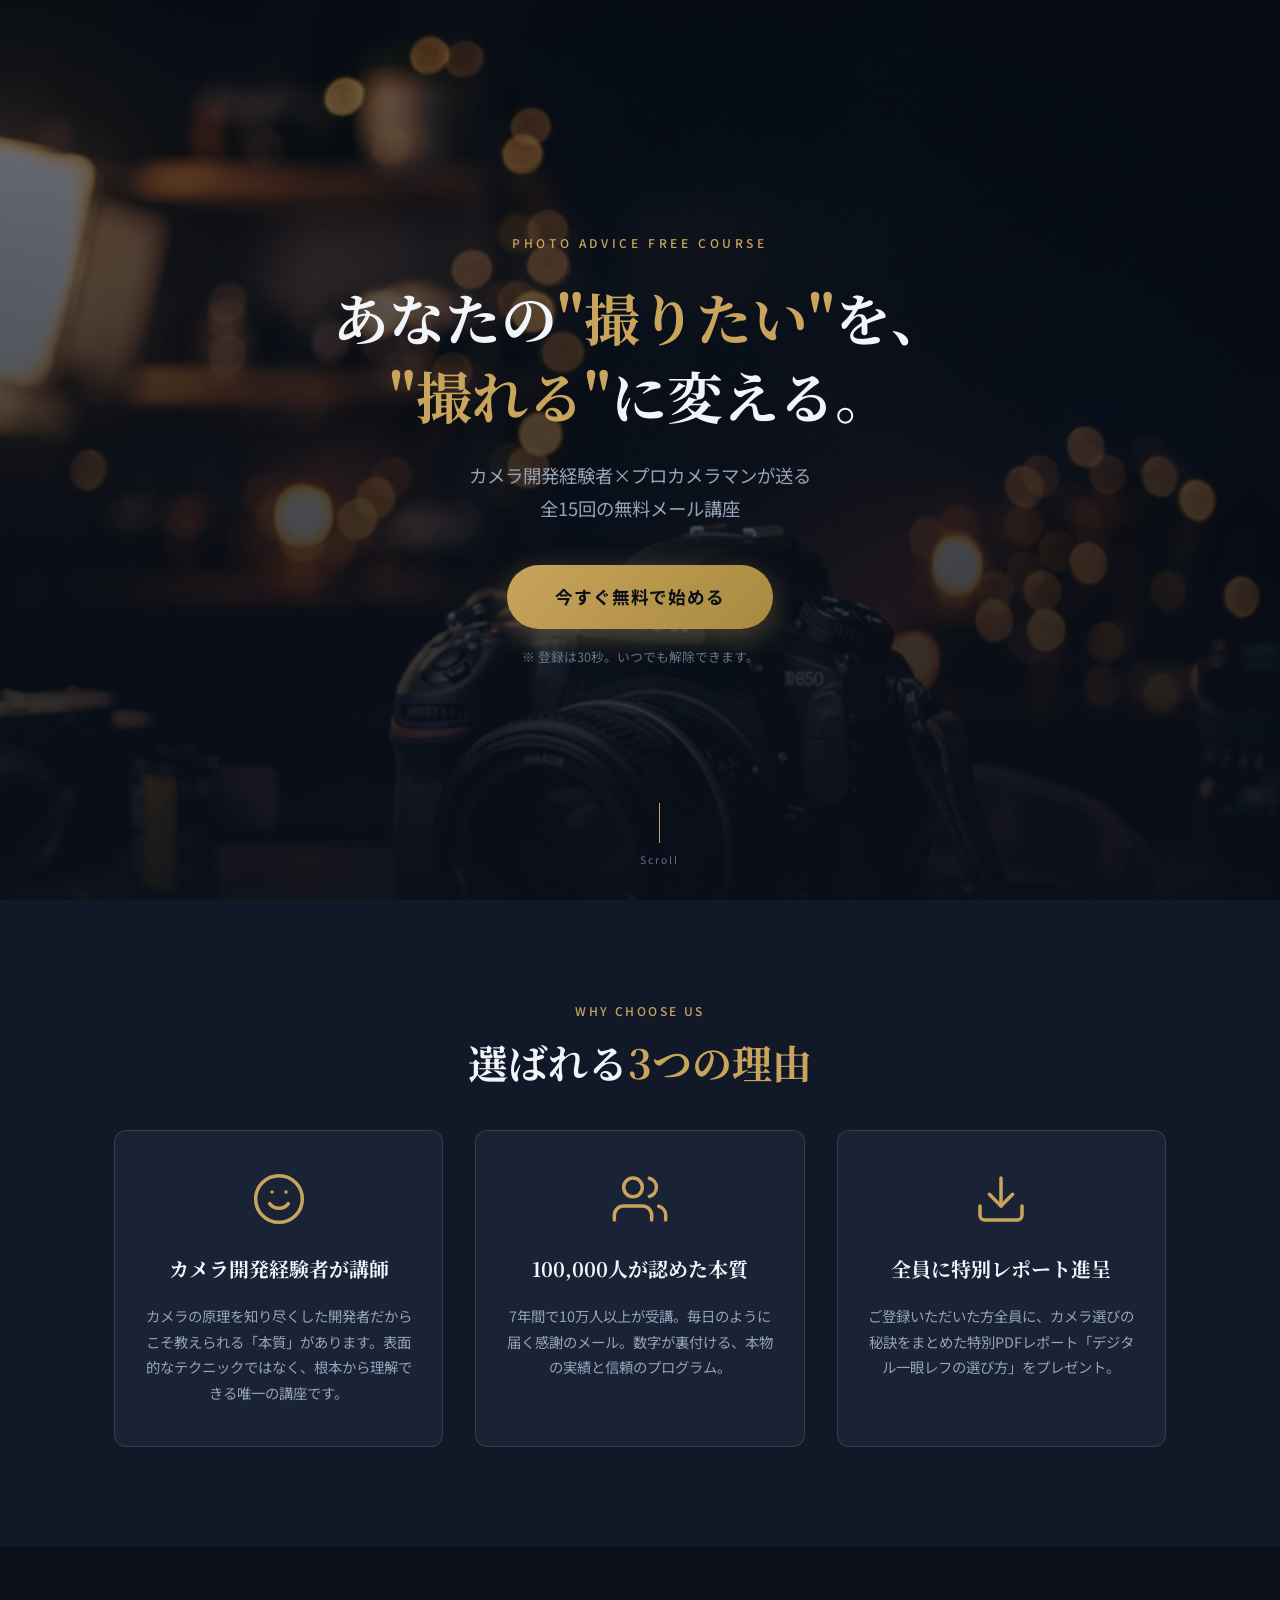
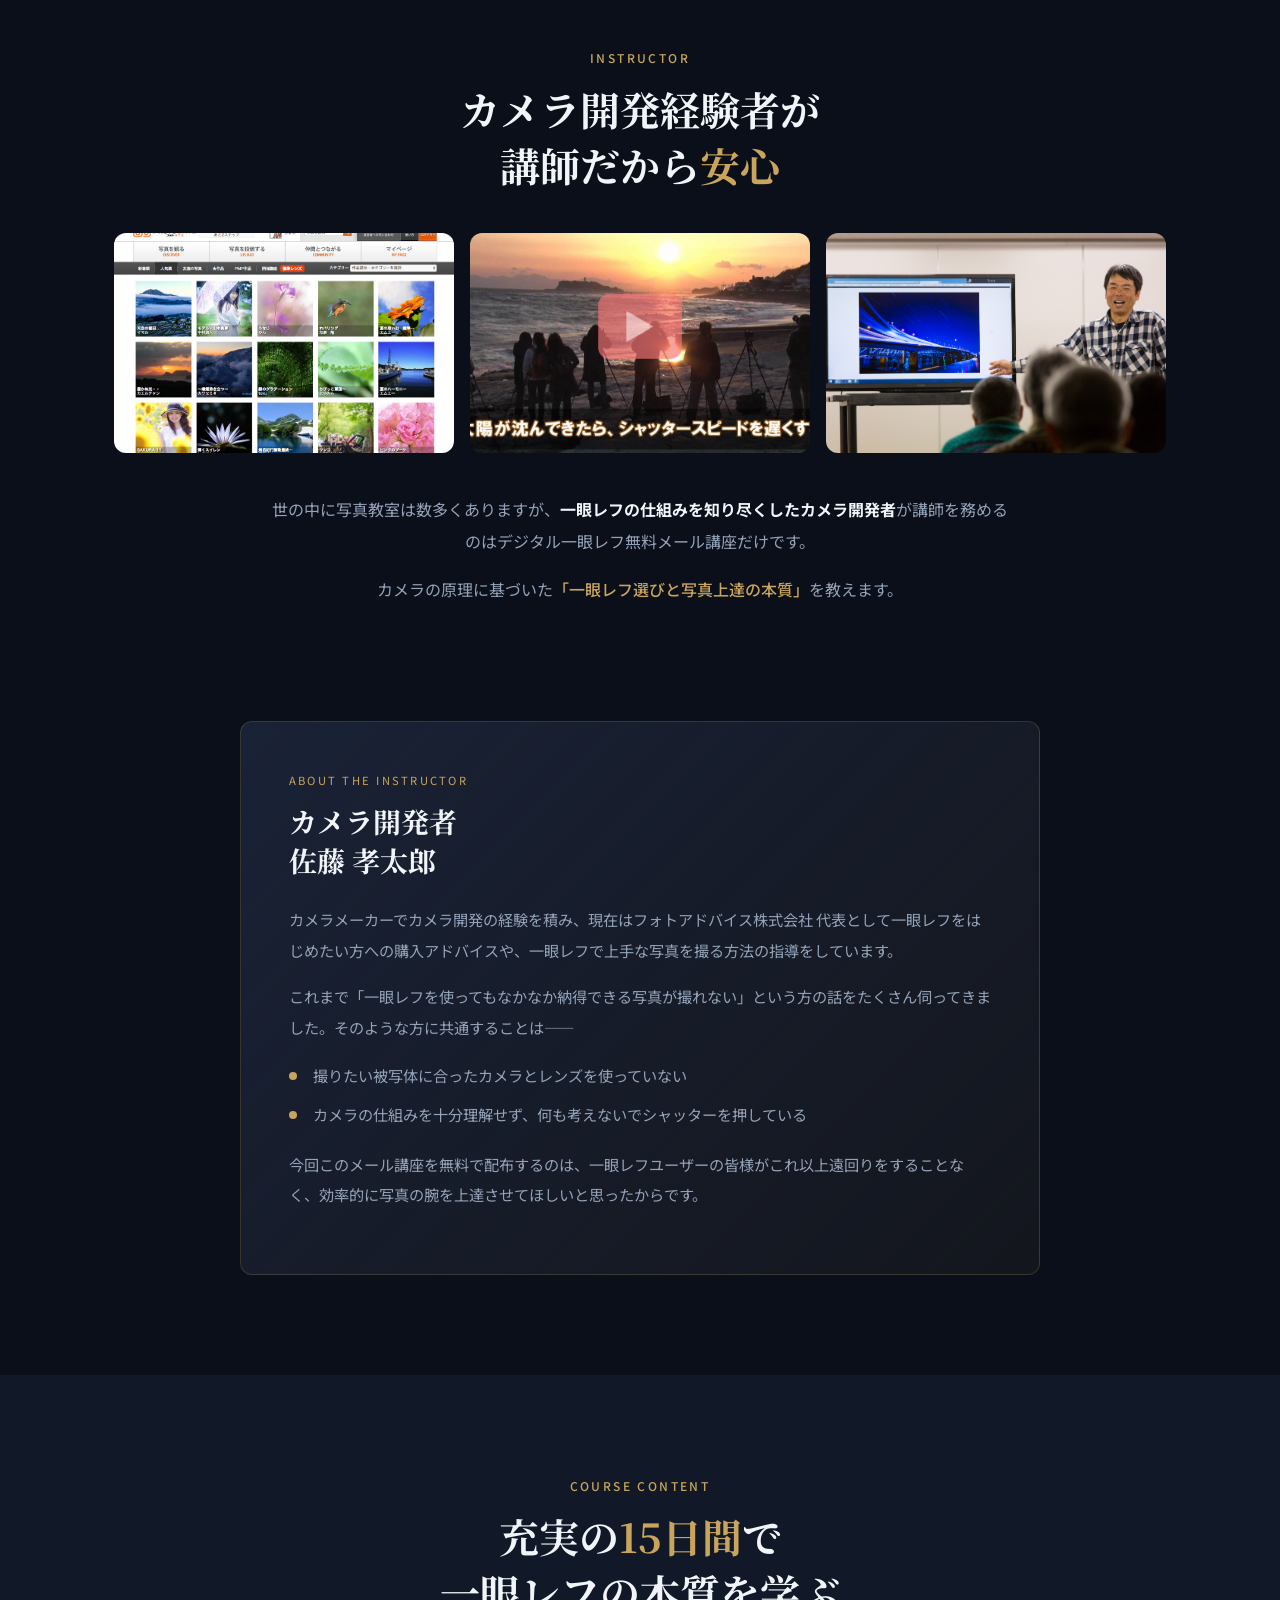
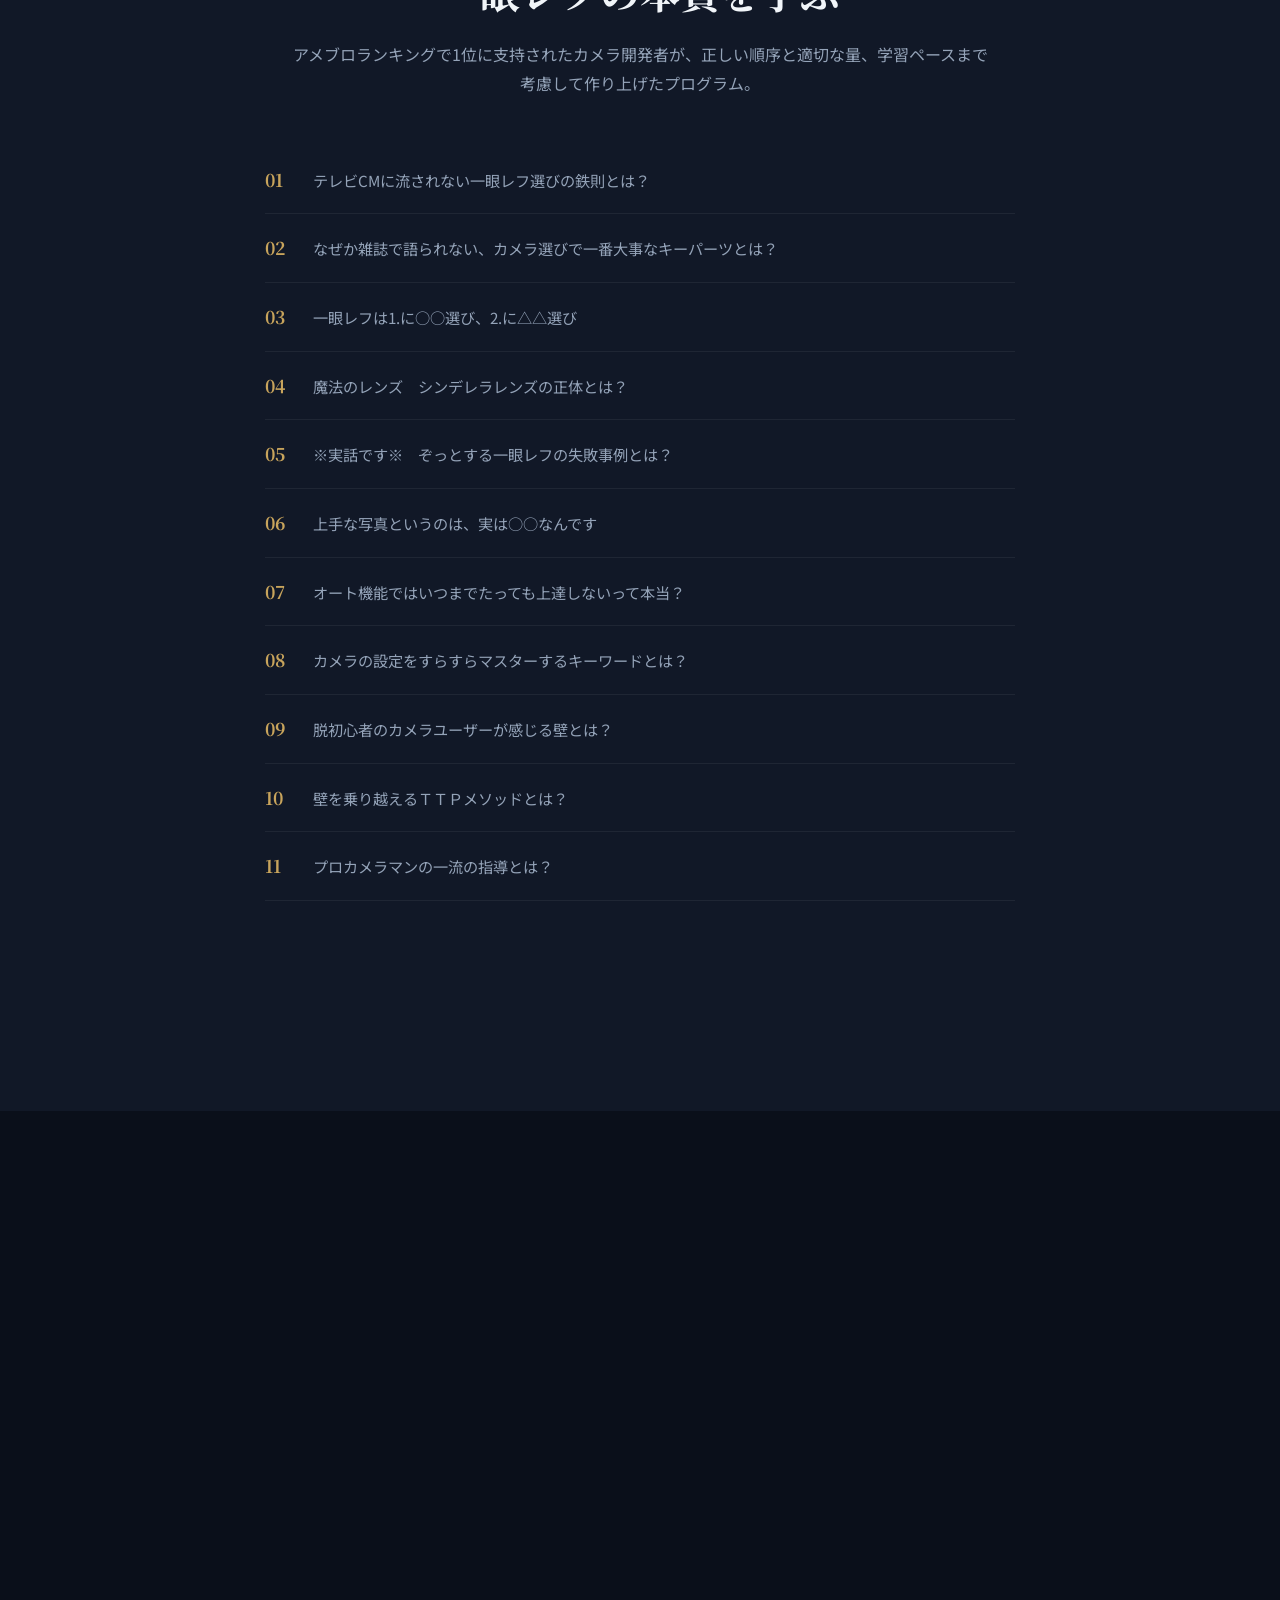
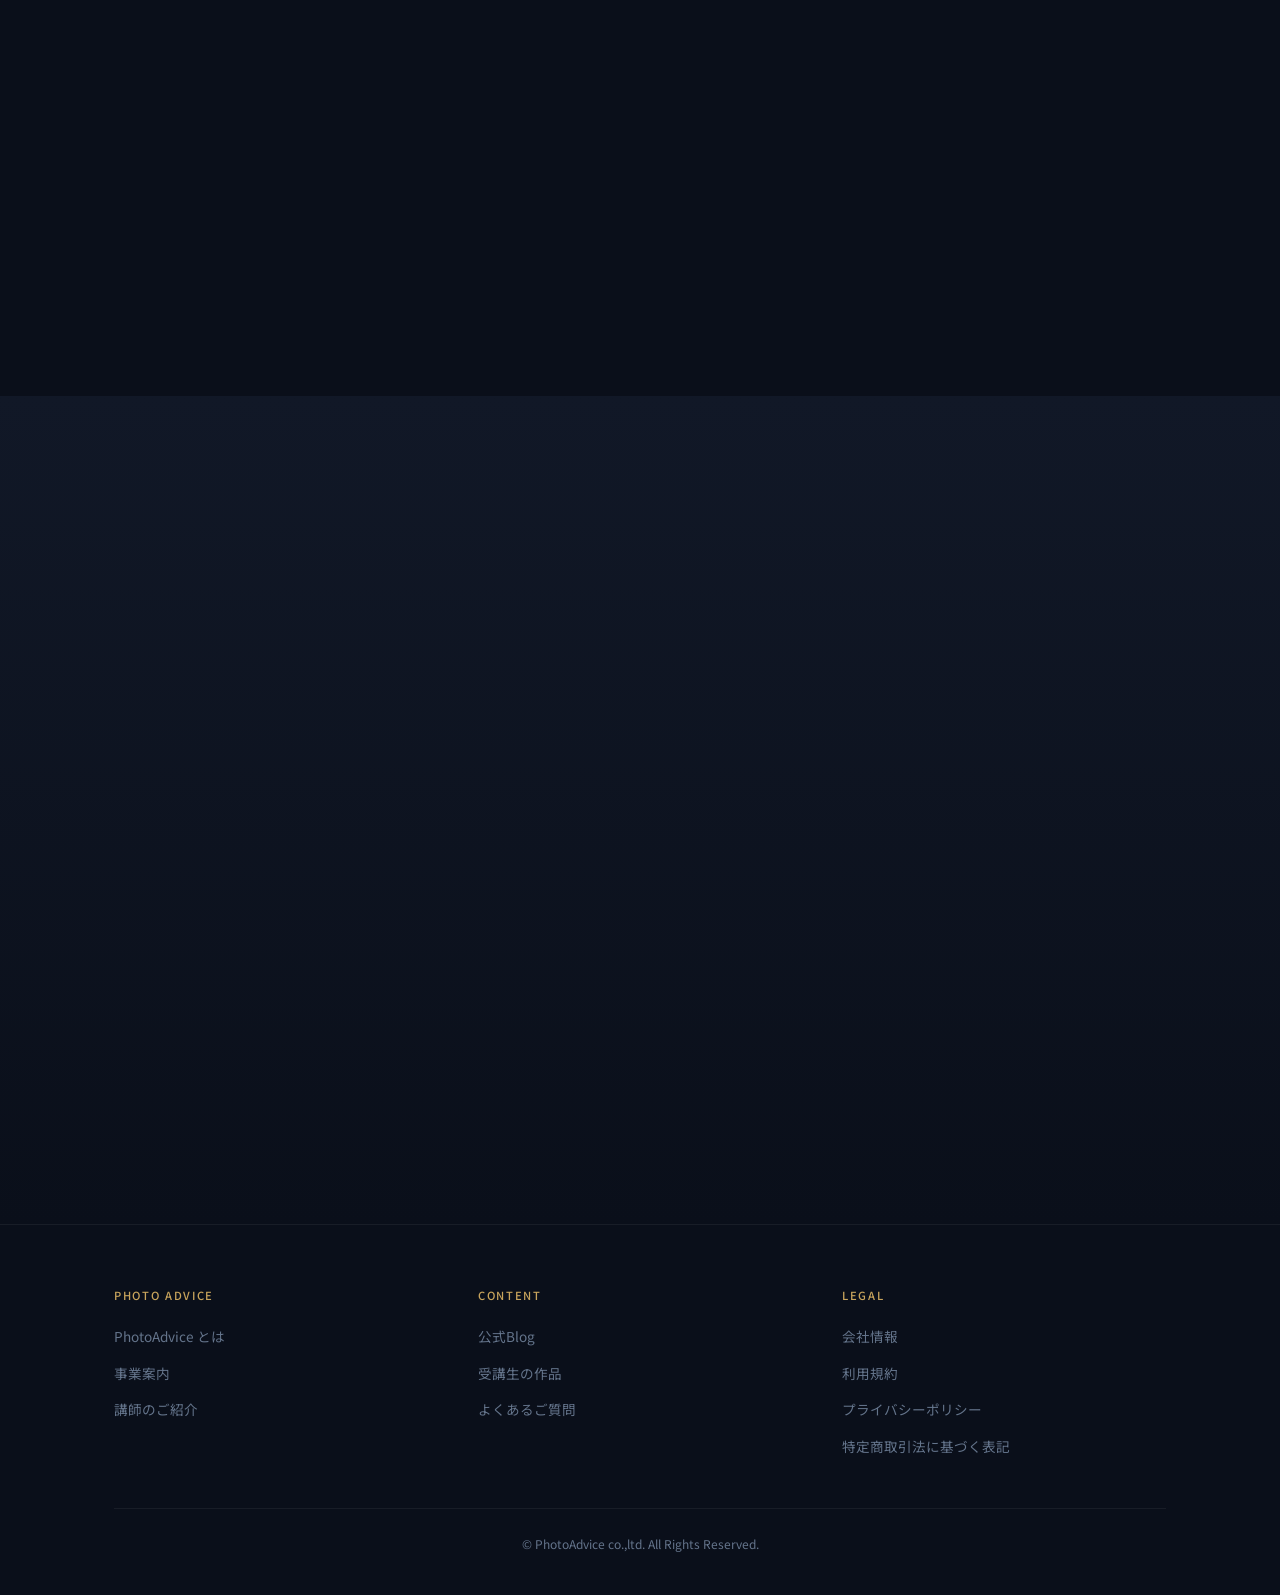
<file: v2.html>
<!DOCTYPE html>
<html lang="ja">

<head>
    <meta charset="UTF-8">
    <meta name="viewport" content="width=device-width, initial-scale=1.0">
    <meta name="description" content="カメラ開発経験者が教える、デジタル一眼レフ無料メール講座。10万人が選んだ本格的な15日間のプログラムで、あなたの写真が変わります。">
    <meta name="keywords" content="一眼レフ,写真,撮り方,カメラ講座,無料">
    <title>デジタル一眼レフ無料メール講座 | フォトアドバイス</title>
    <link rel="preconnect" href="https://fonts.googleapis.com">
    <link rel="preconnect" href="https://fonts.gstatic.com" crossorigin>
    <link
        href="https://fonts.googleapis.com/css2?family=Noto+Sans+JP:wght@300;400;500;700&family=Noto+Serif+JP:wght@400;700&display=swap"
        rel="stylesheet">
    <link rel="stylesheet" href="css/v2.css">
</head>

<body>

    <!-- ===== HERO SECTION ===== -->
    <section class="hero" id="top">
        <div class="hero__overlay"></div>
        <div class="hero__content">
            <p class="hero__label">PHOTO ADVICE FREE COURSE</p>
            <h1 class="hero__title">あなたの<em>"撮りたい"</em>を、<br><em>"撮れる"</em>に変える。</h1>
            <p class="hero__subtitle">カメラ開発経験者×プロカメラマンが送る<br>全15回の無料メール講座</p>
            <a href="#signup" class="hero__cta">今すぐ無料で始める</a>
            <p class="hero__note">※ 登録は30秒。いつでも解除できます。</p>
        </div>
        <div class="hero__scroll-hint">
            <span></span>
            <p>Scroll</p>
        </div>
    </section>

    <!-- ===== 3 REASONS ===== -->
    <section class="reasons" id="reasons">
        <div class="container">
            <p class="section-label" data-anim>WHY CHOOSE US</p>
            <h2 class="section-title" data-anim>選ばれる<em>3つの理由</em></h2>
            <div class="reasons__grid">
                <div class="reasons__card" data-anim>
                    <div class="reasons__icon">
                        <svg xmlns="http://www.w3.org/2000/svg" viewBox="0 0 24 24" fill="none" stroke="currentColor"
                            stroke-width="1.5" stroke-linecap="round" stroke-linejoin="round">
                            <circle cx="12" cy="12" r="10" />
                            <path d="M8 14s1.5 2 4 2 4-2 4-2" />
                            <line x1="9" y1="9" x2="9.01" y2="9" />
                            <line x1="15" y1="9" x2="15.01" y2="9" />
                        </svg>
                    </div>
                    <h3 class="reasons__card-title">カメラ開発経験者が講師</h3>
                    <p class="reasons__card-text">カメラの原理を知り尽くした開発者だからこそ教えられる「本質」があります。表面的なテクニックではなく、根本から理解できる唯一の講座です。
                    </p>
                </div>
                <div class="reasons__card" data-anim>
                    <div class="reasons__icon">
                        <svg xmlns="http://www.w3.org/2000/svg" viewBox="0 0 24 24" fill="none" stroke="currentColor"
                            stroke-width="1.5" stroke-linecap="round" stroke-linejoin="round">
                            <path d="M17 21v-2a4 4 0 0 0-4-4H5a4 4 0 0 0-4 4v2" />
                            <circle cx="9" cy="7" r="4" />
                            <path d="M23 21v-2a4 4 0 0 0-3-3.87" />
                            <path d="M16 3.13a4 4 0 0 1 0 7.75" />
                        </svg>
                    </div>
                    <h3 class="reasons__card-title">100,000人が認めた本質</h3>
                    <p class="reasons__card-text">7年間で10万人以上が受講。毎日のように届く感謝のメール。数字が裏付ける、本物の実績と信頼のプログラム。</p>
                </div>
                <div class="reasons__card" data-anim>
                    <div class="reasons__icon">
                        <svg xmlns="http://www.w3.org/2000/svg" viewBox="0 0 24 24" fill="none" stroke="currentColor"
                            stroke-width="1.5" stroke-linecap="round" stroke-linejoin="round">
                            <path d="M21 15v4a2 2 0 0 1-2 2H5a2 2 0 0 1-2-2v-4" />
                            <polyline points="7 10 12 15 17 10" />
                            <line x1="12" y1="15" x2="12" y2="3" />
                        </svg>
                    </div>
                    <h3 class="reasons__card-title">全員に特別レポート進呈</h3>
                    <p class="reasons__card-text">ご登録いただいた方全員に、カメラ選びの秘訣をまとめた特別PDFレポート「デジタル一眼レフの選び方」をプレゼント。</p>
                </div>
            </div>
        </div>
    </section>

    <!-- ===== INSTRUCTOR ===== -->
    <section class="instructor" id="instructor">
        <div class="container">
            <p class="section-label" data-anim>INSTRUCTOR</p>
            <h2 class="section-title" data-anim>カメラ開発経験者が<br>講師だから<em>安心</em></h2>
            <div class="instructor__content" data-anim>
                <div class="instructor__photos">
                    <img src="img/photo1.jpg" alt="写真教室の様子" class="instructor__photo">
                    <img src="img/ws_daiya.jpg" alt="ワークショップの様子" class="instructor__photo">
                    <img src="img/photo3.jpg" alt="受講生の写真撮影風景" class="instructor__photo">
                </div>
                <div class="instructor__text">
                    <p>世の中に写真教室は数多くありますが、<strong>一眼レフの仕組みを知り尽くしたカメラ開発者</strong>が講師を務めるのはデジタル一眼レフ無料メール講座だけです。</p>
                    <p>カメラの原理に基づいた<em>「一眼レフ選びと写真上達の本質」</em>を教えます。</p>
                </div>
            </div>
        </div>
    </section>

    <!-- ===== PROFILE ===== -->
    <section class="profile">
        <div class="container">
            <div class="profile__card" data-anim>
                <div class="profile__info">
                    <p class="profile__label">ABOUT THE INSTRUCTOR</p>
                    <h3 class="profile__name">カメラ開発者<br>佐藤 孝太郎</h3>
                    <p class="profile__bio">カメラメーカーでカメラ開発の経験を積み、現在はフォトアドバイス株式会社
                        代表として一眼レフをはじめたい方への購入アドバイスや、一眼レフで上手な写真を撮る方法の指導をしています。</p>
                    <p class="profile__bio">これまで「一眼レフを使ってもなかなか納得できる写真が撮れない」という方の話をたくさん伺ってきました。そのような方に共通することは——</p>
                    <ul class="profile__issues">
                        <li>撮りたい被写体に合ったカメラとレンズを使っていない</li>
                        <li>カメラの仕組みを十分理解せず、何も考えないでシャッターを押している</li>
                    </ul>
                    <p class="profile__bio">今回このメール講座を無料で配布するのは、一眼レフユーザーの皆様がこれ以上遠回りをすることなく、効率的に写真の腕を上達させてほしいと思ったからです。
                    </p>
                </div>
            </div>
        </div>
    </section>

    <!-- ===== COURSE CONTENT ===== -->
    <section class="course" id="course">
        <div class="container">
            <p class="section-label" data-anim>COURSE CONTENT</p>
            <h2 class="section-title" data-anim>充実の<em>15日間</em>で<br>一眼レフの本質を学ぶ</h2>
            <p class="course__intro" data-anim>アメブロランキングで1位に支持されたカメラ開発者が、正しい順序と適切な量、学習ペースまで考慮して作り上げたプログラム。</p>
            <div class="course__list" data-anim>
                <div class="course__item"><span class="course__num">01</span><span
                        class="course__topic">テレビCMに流されない一眼レフ選びの鉄則とは？</span></div>
                <div class="course__item"><span class="course__num">02</span><span
                        class="course__topic">なぜか雑誌で語られない、カメラ選びで一番大事なキーパーツとは？</span></div>
                <div class="course__item"><span class="course__num">03</span><span
                        class="course__topic">一眼レフは1.に○○選び、2.に△△選び</span></div>
                <div class="course__item"><span class="course__num">04</span><span
                        class="course__topic">魔法のレンズ　シンデレラレンズの正体とは？</span></div>
                <div class="course__item"><span class="course__num">05</span><span
                        class="course__topic">※実話です※　ぞっとする一眼レフの失敗事例とは？</span></div>
                <div class="course__item"><span class="course__num">06</span><span
                        class="course__topic">上手な写真というのは、実は○○なんです</span></div>
                <div class="course__item"><span class="course__num">07</span><span
                        class="course__topic">オート機能ではいつまでたっても上達しないって本当？</span></div>
                <div class="course__item"><span class="course__num">08</span><span
                        class="course__topic">カメラの設定をすらすらマスターするキーワードとは？</span></div>
                <div class="course__item"><span class="course__num">09</span><span
                        class="course__topic">脱初心者のカメラユーザーが感じる壁とは？</span></div>
                <div class="course__item"><span class="course__num">10</span><span
                        class="course__topic">壁を乗り越えるＴＴＰメソッドとは？</span></div>
                <div class="course__item"><span class="course__num">11</span><span
                        class="course__topic">プロカメラマンの一流の指導とは？</span></div>
            </div>
            <a href="#signup" class="cta-button" data-anim>無料メール講座に申し込む</a>
        </div>
    </section>

    <!-- ===== TESTIMONIALS ===== -->
    <section class="testimonials" id="testimonials">
        <div class="container">
            <p class="section-label" data-anim>TESTIMONIALS</p>
            <h2 class="section-title" data-anim>100,000人が認めた<br><em>一眼レフの本質</em></h2>
            <p class="testimonials__intro" data-anim>
                すでに100,000人以上の方が受講し、毎日のように感謝のメールをいただいています。充実した内容と本当に価値のあるものを提供したいという想いが伝わっているからであると自負しています。</p>

            <div class="testimonials__grid">
                <!-- Testimonial 1 -->
                <div class="testimonial-card" data-anim>
                    <div class="testimonial-card__header">
                        <span class="testimonial-card__name">世古 様</span>
                        <span class="testimonial-card__location">三重県尾鷲市在住</span>
                    </div>
                    <blockquote class="testimonial-card__quote">
                        <p>「デジタル一眼レフ上達講座」で勉強しました。大変易しく解説してくれているのでよく分かりました。その後、キャノンのシンデレラレンズ（50mm)を購入。</p>
                        <p class="testimonial-card__highlight">学習したお陰でこんな写真も撮れるようになりました。</p>
                    </blockquote>
                    <div class="testimonial-card__photos">
                        <img src="img/kansou_image_01.jpg" alt="世古様の作品1" loading="lazy">
                        <img src="img/kansou_image_02.jpg" alt="世古様の作品2" loading="lazy">
                    </div>
                </div>
                <!-- Testimonial 2 -->
                <div class="testimonial-card" data-anim>
                    <div class="testimonial-card__header">
                        <span class="testimonial-card__name">結城 様</span>
                        <span class="testimonial-card__location">山形県山形市在住</span>
                    </div>
                    <blockquote class="testimonial-card__quote">
                        <p class="testimonial-card__highlight">山形県写真展で思いがけず入賞してしまいました。</p>
                        <p>すっかり舞い上がっております。カメラをいじってしばらくになるのですが、ここ3年は入選が続いてきておりました。</p>
                    </blockquote>
                    <div class="testimonial-card__photos">
                        <img src="img/kansou_image_03.jpg" alt="結城様の作品1" loading="lazy">
                        <img src="img/kansou_image_04.jpg" alt="結城様の新聞掲載" loading="lazy">
                    </div>
                </div>
                <!-- Testimonial 3 -->
                <div class="testimonial-card" data-anim>
                    <div class="testimonial-card__header">
                        <span class="testimonial-card__name">杉山 様</span>
                        <span class="testimonial-card__location">岐阜県多治見市在住</span>
                    </div>
                    <blockquote class="testimonial-card__quote">
                        <p>佐藤さんの言われる様に１／６より下のシャッタースピードで三脚使用できれいに撮れました。</p>
                        <p class="testimonial-card__highlight">後輩たちがどんどん一眼を購入し、今では12人ほどが所属するサークルメンバーになりました。</p>
                    </blockquote>
                    <div class="testimonial-card__photos">
                        <img src="img/kansou_image_05.jpg" alt="杉山様の作品" loading="lazy">
                    </div>
                </div>
                <!-- Testimonial 4 -->
                <div class="testimonial-card" data-anim>
                    <div class="testimonial-card__header">
                        <span class="testimonial-card__name">HS 様</span>
                        <span class="testimonial-card__location">栃木県在住</span>
                    </div>
                    <blockquote class="testimonial-card__quote">
                        <p class="testimonial-card__highlight">「当たった！」と感じる事が多くなりました。</p>
                        <p>佐藤孝太郎さんに教えていただいた、「何を写真で伝えたいのか」というのも意識しています。無料購読メールに申し込んで本当に良かったと思っています。</p>
                    </blockquote>
                    <div class="testimonial-card__photos">
                        <img src="img/kansou_image_06.jpg" alt="HS様の作品「ナルシスト」" loading="lazy">
                        <img src="img/kansou_image_07.jpg" alt="HS様の作品「宝飾の木」" loading="lazy">
                        <img src="img/kansou_image_08.jpg" alt="HS様の作品「細胞分裂」" loading="lazy">
                    </div>
                    <p class="testimonial-card__caption">左「ナルシスト」 中「宝飾の木」タムロンフォトコンテスト優秀賞 右「細胞分裂」GANREF入賞</p>
                </div>
                <!-- Testimonial 5 -->
                <div class="testimonial-card" data-anim>
                    <div class="testimonial-card__header">
                        <span class="testimonial-card__name">中島 様</span>
                        <span class="testimonial-card__location">千葉県在住</span>
                    </div>
                    <blockquote class="testimonial-card__quote">
                        <p class="testimonial-card__highlight">佐藤様に教えていただいた「花火」の撮り方、この設定で撮ってみました。</p>
                        <p>千葉は御宿の花火、千葉県民展で特別賞をいただきました。千葉県本部委員長賞「ハ・ナ・ビ」</p>
                    </blockquote>
                    <div class="testimonial-card__photos">
                        <img src="img/kansou_image_09.jpg" alt="中島様の花火作品" loading="lazy">
                    </div>
                </div>
                <!-- Testimonial 6 -->
                <div class="testimonial-card" data-anim>
                    <div class="testimonial-card__header">
                        <span class="testimonial-card__name">内山 様</span>
                        <span class="testimonial-card__location">千葉県在住</span>
                    </div>
                    <blockquote class="testimonial-card__quote">
                        <p class="testimonial-card__highlight">フォトアドバイスに教わった「主催者の意図を考える」に従って、</p>
                        <p>片品村の「今残したい片品の景観」という目的にマッチした写真を撮ることができました。片品村商工会長賞「春爛漫」</p>
                    </blockquote>
                    <div class="testimonial-card__photos">
                        <img src="img/kansou_image_10.jpg" alt="内山様の作品「春爛漫」" loading="lazy">
                    </div>
                </div>
            </div>

            <div class="testimonials__more" data-anim>
                <h3>他にも沢山のご感想をいただきました</h3>
                <div class="testimonials__quotes">
                    <div class="mini-quote">
                        <p><em>「毎回、ものすごく為になります。」</em></p>
                        <span>屋冝 様</span>
                    </div>
                    <div class="mini-quote">
                        <p><em>「撮る風景がかわったような気がします。」</em></p>
                        <span>太田 様</span>
                    </div>
                    <div class="mini-quote">
                        <p><em>「改めて『そうだったのか』とためになることが多々あり大変勉強になります。」</em></p>
                        <span>麻生 様</span>
                    </div>
                    <div class="mini-quote">
                        <p><em>「メッセージを込めた写真が少しずつできあがってきていると実感しています。」</em></p>
                        <span>藤森 様</span>
                    </div>
                    <div class="mini-quote">
                        <p><em>「まさに目からうろこです。」</em></p>
                        <span>岩間 様</span>
                    </div>
                </div>
            </div>

            <a href="#signup" class="cta-button" data-anim>無料メール講座に申し込む</a>
        </div>
    </section>

    <!-- ===== SPECIAL REPORT ===== -->
    <section class="report" id="report">
        <div class="container">
            <div class="report__wrapper" data-anim>
                <div class="report__image">
                    <img src="img/image_05.jpg" alt="特別レポート「デジタル一眼レフの選び方」" loading="lazy">
                </div>
                <div class="report__text">
                    <p class="section-label">SPECIAL BONUS</p>
                    <h2 class="report__title">全員にプレゼント<br><em>特別レポート</em></h2>
                    <p>ご登録いただいた方全員に、カメラ選びの秘訣をまとめた特別PDFレポート<strong>「デジタル一眼レフの選び方」</strong>を無料進呈します。</p>
                    <ul class="report__points">
                        <li>カメラ選びは◯◯選びの理由とは？</li>
                        <li>何年先も安心して使えるカメラ選びのポイントとは？</li>
                        <li>テレビCMのイメージでカメラを選んでいませんか？</li>
                    </ul>
                    <p class="report__note">※ ご登録後5日後にPDFダウンロード形式でお届けします。</p>
                </div>
            </div>
        </div>
    </section>

    <!-- ===== WHY FREE ===== -->
    <section class="why-free" id="why-free">
        <div class="container">
            <p class="section-label" data-anim>WHY FREE?</p>
            <h2 class="section-title" data-anim>なぜ、メール講座は<br><em>無料</em>なのか？</h2>
            <div class="why-free__content" data-anim>
                <p>フォトアドバイスでは、写真撮影講座の開催、DVD教材の販売、メールサポートなどのサービスを行っています。提供している全てのコンテンツが、あなたのお役に立てる本物の内容だと自負しています。</p>
                <p>しかし、あなたが「なんか信用できない」と思うのも無理はありません。だから——</p>
                <h3>本当に役立つものを、まず無料で。</h3>
                <p>デジタル一眼レフに関する情報が山ほど氾濫している世の中で、何を信じていいのかがわからない。私は、あなたに本物の情報をお届けするには、まず無料で本当に役に立つ情報を提供することが重要だと考え、このメール講座を開催しています。
                </p>
                <p><strong>無料メール講座だけでも十分に価値のある内容です。</strong>きっとあなたも今まで見えなかった、デジタル一眼レフで上手な写真を撮る本質が見えるはずです。</p>
            </div>
            <div class="why-free__photos" data-anim>
                <img src="img/image_08.jpg" alt="写真作品1" loading="lazy">
                <img src="img/image_09.jpg" alt="写真作品2" loading="lazy">
                <img src="img/image_10.jpg" alt="写真作品3" loading="lazy">
            </div>
        </div>
    </section>

    <!-- ===== SIGNUP FORM ===== -->
    <section class="signup" id="signup">
        <div class="container">
            <div class="signup__card" data-anim>
                <p class="section-label">FREE REGISTRATION</p>
                <h2 class="signup__title">無料メール講座に<br><em>今すぐ申し込む</em></h2>
                <p class="signup__subtitle">カメラの原理に基づいた「一眼レフ選びと写真上達の本質」を学ぶ</p>

                <form method="post" action="https://canyon-ex.jp/fy" class="signup__form">
                    <input type="hidden" name="Publisher_Id" value="2280">
                    <input type="hidden" name="Form_Cd" value="site">
                    <input type="hidden" name="charcode" value="auto">
                    <input type="hidden" name="Syubetsu" value="site">

                    <div class="signup__field">
                        <label for="name">お名前（姓のみ）</label>
                        <input type="text" id="name" name="NameAll" placeholder="例）山田" required>
                    </div>
                    <div class="signup__field">
                        <label for="email">メールアドレス</label>
                        <input type="email" id="email" name="Mail" placeholder="例）yamada@example.com" required>
                    </div>
                    <button type="submit" class="signup__submit">
                        <span>今すぐ無料で受け取る</span>
                        <svg xmlns="http://www.w3.org/2000/svg" width="20" height="20" viewBox="0 0 24 24" fill="none"
                            stroke="currentColor" stroke-width="2" stroke-linecap="round" stroke-linejoin="round">
                            <line x1="5" y1="12" x2="19" y2="12" />
                            <polyline points="12 5 19 12 12 19" />
                        </svg>
                    </button>
                </form>

                <div class="signup__terms">
                    <details>
                        <summary>利用規約を確認する</summary>
                        <div class="signup__terms-content">
                            <p>・ご登録いただいた個人情報は<a
                                    href="../wp/policy.html">プライバシーポリシー</a>に基づき、個人情報保護についての法令を遵守し適正な利用、管理を社内において徹底しています。
                            </p>
                            <p>・全15回にわたってメール学習教材が送付されます。</p>
                            <p>・無料レポート「デジタル一眼レフの選び方」は、ご登録後5日後にPDFダウンロード形式でお届けします。</p>
                            <p>・学習の進捗に応じて各種有料サービスをご案内させていただくことがあります。</p>
                            <p>・メールの末尾に記載されている登録解除フォームよりいつでも登録をご解除することができます。</p>
                        </div>
                    </details>
                </div>
            </div>
        </div>
    </section>

    <!-- ===== FOOTER ===== -->
    <footer class="footer">
        <div class="container">
            <div class="footer__grid">
                <div class="footer__col">
                    <h4>PHOTO ADVICE</h4>
                    <ul>
                        <li><a href="http://photo-advice.jp/company.html">PhotoAdvice とは</a></li>
                        <li><a href="http://photo-advice.jp/work.html">事業案内</a></li>
                        <li><a href="http://photo-advice.jp/staff.html">講師のご紹介</a></li>
                    </ul>
                </div>
                <div class="footer__col">
                    <h4>CONTENT</h4>
                    <ul>
                        <li><a href="http://photo-advice.jp/blog/">公式Blog</a></li>
                        <li><a href="http://photo-advice.jp/photos.html">受講生の作品</a></li>
                        <li><a href="http://photo-advice.jp/faq.html">よくあるご質問</a></li>
                    </ul>
                </div>
                <div class="footer__col">
                    <h4>LEGAL</h4>
                    <ul>
                        <li><a href="http://photo-advice.jp/about.html">会社情報</a></li>
                        <li><a href="http://photo-advice.jp/kiyaku.html">利用規約</a></li>
                        <li><a href="http://photo-advice.jp/policy.html">プライバシーポリシー</a></li>
                        <li><a href="http://photo-advice.jp/tokuho.html">特定商取引法に基づく表記</a></li>
                    </ul>
                </div>
            </div>
            <p class="footer__copy">&copy; PhotoAdvice co.,ltd. All Rights Reserved.</p>
        </div>
    </footer>

    <script src="js/v2.js"></script>
</body>

</html>
</file>
<file: css/v2.css>
/* =============================================
   LP V2 — Cinematic Editorial Dark Theme
   ============================================= */

/* --- CSS Variables --- */
:root {
    --bg-primary: #0a0f1a;
    --bg-secondary: #111827;
    --bg-card: #1a2236;
    --bg-highlight: #1e293b;
    --text-primary: #f1f5f9;
    --text-secondary: #94a3b8;
    --text-muted: #64748b;
    --gold: #c8a45c;
    --gold-light: #dfc07a;
    --gold-dark: #a88a3e;
    --accent-red: #ef4444;
    --border: rgba(200, 164, 92, 0.2);
    --shadow: 0 25px 50px -12px rgba(0, 0, 0, 0.5);
    --radius: 12px;
    --transition: 0.4s cubic-bezier(0.25, 0.46, 0.45, 0.94);
    --font-serif: 'Noto Serif JP', serif;
    --font-sans: 'Noto Sans JP', sans-serif;
}

/* --- Reset & Base --- */
*,
*::before,
*::after {
    margin: 0;
    padding: 0;
    box-sizing: border-box;
}

html {
    scroll-behavior: smooth;
    font-size: 16px;
}

body {
    font-family: var(--font-sans);
    background-color: var(--bg-primary);
    color: var(--text-primary);
    line-height: 1.8;
    -webkit-font-smoothing: antialiased;
    -moz-osx-font-smoothing: grayscale;
    overflow-x: hidden;
}

a {
    color: var(--gold);
    text-decoration: none;
    transition: color var(--transition);
}

a:hover {
    color: var(--gold-light);
}

img {
    max-width: 100%;
    height: auto;
    display: block;
}

.container {
    max-width: 1100px;
    margin: 0 auto;
    padding: 0 24px;
}

/* --- Typography --- */
.section-label {
    font-family: var(--font-sans);
    font-size: 0.75rem;
    font-weight: 500;
    letter-spacing: 0.2em;
    color: var(--gold);
    margin-bottom: 12px;
    text-align: center;
}

.section-title {
    font-family: var(--font-serif);
    font-size: clamp(1.75rem, 4vw, 2.5rem);
    font-weight: 700;
    line-height: 1.4;
    text-align: center;
    margin-bottom: 40px;
    color: var(--text-primary);
}

.section-title em {
    font-style: normal;
    color: var(--gold);
}

/* --- Scroll Animations --- */
[data-anim] {
    opacity: 0;
    transform: translateY(30px);
    transition: opacity 0.8s ease, transform 0.8s ease;
}

[data-anim].is-visible {
    opacity: 1;
    transform: translateY(0);
}

/* ============================================= */
/* HERO                                          */
/* ============================================= */
.hero {
    position: relative;
    min-height: 100vh;
    display: flex;
    align-items: center;
    justify-content: center;
    background: url('../img/hero_v2_bg.png') center/cover no-repeat;
    overflow: hidden;
}

.hero__overlay {
    position: absolute;
    inset: 0;
    background: linear-gradient(to bottom,
            rgba(10, 15, 26, 0.55) 0%,
            rgba(10, 15, 26, 0.75) 60%,
            rgba(10, 15, 26, 0.95) 100%);
}

.hero__content {
    position: relative;
    z-index: 2;
    text-align: center;
    padding: 40px 24px;
    max-width: 800px;
}

.hero__label {
    font-size: 0.75rem;
    font-weight: 500;
    letter-spacing: 0.3em;
    color: var(--gold);
    margin-bottom: 24px;
    animation: fadeInDown 1s ease 0.2s both;
}

.hero__title {
    font-family: var(--font-serif);
    font-size: clamp(2rem, 5.5vw, 3.5rem);
    font-weight: 700;
    line-height: 1.4;
    margin-bottom: 24px;
    animation: fadeInUp 1s ease 0.4s both;
}

.hero__title em {
    font-style: normal;
    color: var(--gold);
}

.hero__subtitle {
    font-size: clamp(0.9rem, 2vw, 1.15rem);
    color: var(--text-secondary);
    line-height: 1.8;
    margin-bottom: 40px;
    animation: fadeInUp 1s ease 0.6s both;
}

.hero__cta {
    display: inline-block;
    background: linear-gradient(135deg, var(--gold), var(--gold-dark));
    color: var(--bg-primary) !important;
    font-size: 1.1rem;
    font-weight: 700;
    padding: 16px 48px;
    border-radius: 50px;
    letter-spacing: 0.05em;
    box-shadow: 0 8px 30px rgba(200, 164, 92, 0.35);
    transition: all var(--transition);
    animation: fadeInUp 1s ease 0.8s both;
}

.hero__cta:hover {
    transform: translateY(-3px);
    box-shadow: 0 12px 40px rgba(200, 164, 92, 0.5);
    color: var(--bg-primary) !important;
}

.hero__note {
    margin-top: 16px;
    font-size: 0.8rem;
    color: var(--text-muted);
    animation: fadeInUp 1s ease 1s both;
}

.hero__scroll-hint {
    position: absolute;
    bottom: 30px;
    left: 50%;
    transform: translateX(-50%);
    z-index: 2;
    text-align: center;
    animation: fadeInUp 1s ease 1.2s both;
}

.hero__scroll-hint span {
    display: block;
    width: 1px;
    height: 40px;
    background: var(--gold);
    margin: 0 auto 8px;
    animation: scrollPulse 2s ease infinite;
}

.hero__scroll-hint p {
    font-size: 0.65rem;
    letter-spacing: 0.2em;
    color: var(--text-muted);
}

@keyframes fadeInUp {
    from {
        opacity: 0;
        transform: translateY(30px);
    }

    to {
        opacity: 1;
        transform: translateY(0);
    }
}

@keyframes fadeInDown {
    from {
        opacity: 0;
        transform: translateY(-20px);
    }

    to {
        opacity: 1;
        transform: translateY(0);
    }
}

@keyframes scrollPulse {

    0%,
    100% {
        opacity: 0.3;
        transform: scaleY(1);
    }

    50% {
        opacity: 1;
        transform: scaleY(1.1);
    }
}

/* ============================================= */
/* 3 REASONS                                     */
/* ============================================= */
.reasons {
    padding: 100px 0;
    background: var(--bg-secondary);
}

.reasons__grid {
    display: grid;
    grid-template-columns: repeat(3, 1fr);
    gap: 32px;
    margin-top: 20px;
}

.reasons__card {
    background: var(--bg-card);
    border: 1px solid var(--border);
    border-radius: var(--radius);
    padding: 40px 28px;
    text-align: center;
    transition: all var(--transition);
}

.reasons__card:hover {
    transform: translateY(-6px);
    border-color: var(--gold);
    box-shadow: 0 20px 50px rgba(200, 164, 92, 0.1);
}

.reasons__icon {
    width: 56px;
    height: 56px;
    margin: 0 auto 24px;
    color: var(--gold);
}

.reasons__icon svg {
    width: 100%;
    height: 100%;
}

.reasons__card-title {
    font-family: var(--font-serif);
    font-size: 1.25rem;
    margin-bottom: 16px;
    color: var(--text-primary);
}

.reasons__card-text {
    font-size: 0.9rem;
    line-height: 1.8;
    color: var(--text-secondary);
}

/* ============================================= */
/* INSTRUCTOR                                    */
/* ============================================= */
.instructor {
    padding: 100px 0 60px;
    background: var(--bg-primary);
}

.instructor__content {
    margin-top: 20px;
}

.instructor__photos {
    display: grid;
    grid-template-columns: repeat(3, 1fr);
    gap: 16px;
    margin-bottom: 40px;
}

.instructor__photo {
    border-radius: var(--radius);
    width: 100%;
    height: 220px;
    object-fit: cover;
    transition: transform var(--transition);
}

.instructor__photo:hover {
    transform: scale(1.03);
}

.instructor__text {
    max-width: 750px;
    margin: 0 auto;
    text-align: center;
}

.instructor__text p {
    font-size: 1rem;
    line-height: 2;
    color: var(--text-secondary);
    margin-bottom: 16px;
}

.instructor__text strong {
    color: var(--text-primary);
}

.instructor__text em {
    font-style: normal;
    color: var(--gold);
    font-weight: 500;
}

/* ============================================= */
/* PROFILE                                       */
/* ============================================= */
.profile {
    padding: 40px 0 100px;
    background: var(--bg-primary);
}

.profile__card {
    background: linear-gradient(135deg, var(--bg-card), rgba(200, 164, 92, 0.05));
    border: 1px solid var(--border);
    border-radius: var(--radius);
    padding: 48px;
    max-width: 800px;
    margin: 0 auto;
}

.profile__label {
    font-size: 0.7rem;
    letter-spacing: 0.2em;
    color: var(--gold);
    margin-bottom: 12px;
}

.profile__name {
    font-family: var(--font-serif);
    font-size: 1.75rem;
    margin-bottom: 24px;
    line-height: 1.4;
}

.profile__bio {
    font-size: 0.95rem;
    line-height: 2;
    color: var(--text-secondary);
    margin-bottom: 16px;
}

.profile__issues {
    list-style: none;
    padding: 0;
    margin: 20px 0;
}

.profile__issues li {
    position: relative;
    padding-left: 24px;
    margin-bottom: 12px;
    color: var(--text-secondary);
    font-size: 0.95rem;
    line-height: 1.8;
}

.profile__issues li::before {
    content: '';
    position: absolute;
    left: 0;
    top: 10px;
    width: 8px;
    height: 8px;
    border-radius: 50%;
    background: var(--gold);
}

/* ============================================= */
/* COURSE CONTENT                                */
/* ============================================= */
.course {
    padding: 100px 0;
    background: var(--bg-secondary);
}

.course__intro {
    text-align: center;
    font-size: 1rem;
    color: var(--text-secondary);
    max-width: 700px;
    margin: -20px auto 48px;
    line-height: 1.8;
}

.course__list {
    max-width: 750px;
    margin: 0 auto 48px;
}

.course__item {
    display: flex;
    align-items: baseline;
    gap: 16px;
    padding: 18px 0;
    border-bottom: 1px solid rgba(255, 255, 255, 0.06);
    transition: all var(--transition);
}

.course__item:hover {
    padding-left: 8px;
    border-bottom-color: var(--gold);
}

.course__num {
    font-family: var(--font-serif);
    font-size: 1.1rem;
    font-weight: 700;
    color: var(--gold);
    min-width: 32px;
}

.course__topic {
    font-size: 0.95rem;
    color: var(--text-secondary);
    line-height: 1.6;
}

.cta-button {
    display: block;
    max-width: 400px;
    margin: 0 auto;
    text-align: center;
    background: linear-gradient(135deg, var(--gold), var(--gold-dark));
    color: var(--bg-primary) !important;
    font-size: 1.05rem;
    font-weight: 700;
    padding: 16px 40px;
    border-radius: 50px;
    letter-spacing: 0.05em;
    box-shadow: 0 8px 30px rgba(200, 164, 92, 0.3);
    transition: all var(--transition);
}

.cta-button:hover {
    transform: translateY(-3px);
    box-shadow: 0 12px 40px rgba(200, 164, 92, 0.5);
    color: var(--bg-primary) !important;
}

/* ============================================= */
/* TESTIMONIALS                                  */
/* ============================================= */
.testimonials {
    padding: 100px 0;
    background: var(--bg-primary);
}

.testimonials__intro {
    text-align: center;
    font-size: 1rem;
    color: var(--text-secondary);
    max-width: 700px;
    margin: -20px auto 48px;
    line-height: 1.8;
}

.testimonials__grid {
    display: grid;
    grid-template-columns: repeat(2, 1fr);
    gap: 32px;
    margin-bottom: 60px;
}

.testimonial-card {
    background: var(--bg-card);
    border: 1px solid var(--border);
    border-radius: var(--radius);
    padding: 32px;
    transition: all var(--transition);
}

.testimonial-card:hover {
    border-color: rgba(200, 164, 92, 0.4);
}

.testimonial-card__header {
    display: flex;
    align-items: baseline;
    gap: 12px;
    margin-bottom: 16px;
    padding-bottom: 16px;
    border-bottom: 1px solid rgba(255, 255, 255, 0.06);
}

.testimonial-card__name {
    font-family: var(--font-serif);
    font-size: 1.1rem;
    font-weight: 700;
    color: var(--text-primary);
}

.testimonial-card__location {
    font-size: 0.8rem;
    color: var(--text-muted);
}

.testimonial-card__quote {
    margin: 0;
}

.testimonial-card__quote p {
    font-size: 0.9rem;
    line-height: 1.8;
    color: var(--text-secondary);
    margin-bottom: 12px;
}

.testimonial-card__highlight {
    color: var(--gold) !important;
    font-weight: 500;
    font-size: 1rem !important;
}

.testimonial-card__photos {
    display: flex;
    gap: 12px;
    margin-top: 20px;
}

.testimonial-card__photos img {
    flex: 1;
    border-radius: 8px;
    height: 160px;
    object-fit: cover;
}

.testimonial-card__caption {
    font-size: 0.75rem;
    color: var(--text-muted);
    margin-top: 8px;
    line-height: 1.4;
}

/* More quotes */
.testimonials__more {
    background: var(--bg-card);
    border: 1px solid var(--border);
    border-radius: var(--radius);
    padding: 40px;
    margin-bottom: 48px;
}

.testimonials__more h3 {
    font-family: var(--font-serif);
    font-size: 1.15rem;
    text-align: center;
    margin-bottom: 28px;
    color: var(--text-primary);
}

.testimonials__quotes {
    display: grid;
    grid-template-columns: repeat(auto-fit, minmax(280px, 1fr));
    gap: 20px;
}

.mini-quote {
    padding: 20px;
    border-left: 2px solid var(--gold);
    background: rgba(200, 164, 92, 0.03);
    border-radius: 0 8px 8px 0;
}

.mini-quote p {
    font-size: 0.9rem;
    color: var(--text-secondary);
    margin-bottom: 8px;
}

.mini-quote em {
    font-style: normal;
    color: var(--text-primary);
}

.mini-quote span {
    font-size: 0.8rem;
    color: var(--text-muted);
}

/* ============================================= */
/* SPECIAL REPORT                                */
/* ============================================= */
.report {
    padding: 100px 0;
    background: var(--bg-secondary);
}

.report__wrapper {
    display: grid;
    grid-template-columns: 250px 1fr;
    gap: 48px;
    align-items: center;
    max-width: 850px;
    margin: 0 auto;
}

.report__image img {
    border-radius: var(--radius);
    box-shadow: var(--shadow);
}

.report__title {
    font-family: var(--font-serif);
    font-size: 1.75rem;
    margin-bottom: 20px;
    line-height: 1.4;
}

.report__title em {
    font-style: normal;
    color: var(--gold);
}

.report__text p {
    font-size: 0.95rem;
    line-height: 1.8;
    color: var(--text-secondary);
    margin-bottom: 16px;
}

.report__text strong {
    color: var(--text-primary);
}

.report__points {
    list-style: none;
    padding: 0;
    margin: 20px 0;
}

.report__points li {
    position: relative;
    padding-left: 24px;
    margin-bottom: 10px;
    font-size: 0.9rem;
    color: var(--text-secondary);
}

.report__points li::before {
    content: '✓';
    position: absolute;
    left: 0;
    color: var(--gold);
    font-weight: 700;
}

.report__note {
    font-size: 0.8rem;
    color: var(--text-muted);
}

/* ============================================= */
/* WHY FREE                                      */
/* ============================================= */
.why-free {
    padding: 100px 0;
    background: var(--bg-primary);
}

.why-free__content {
    max-width: 750px;
    margin: 0 auto 48px;
}

.why-free__content p {
    font-size: 0.95rem;
    line-height: 2;
    color: var(--text-secondary);
    margin-bottom: 16px;
}

.why-free__content strong {
    color: var(--gold);
}

.why-free__content h3 {
    font-family: var(--font-serif);
    font-size: 1.5rem;
    color: var(--text-primary);
    margin: 32px 0 16px;
    text-align: center;
}

.why-free__photos {
    display: grid;
    grid-template-columns: repeat(3, 1fr);
    gap: 16px;
    max-width: 900px;
    margin: 0 auto;
}

.why-free__photos img {
    border-radius: var(--radius);
    height: 220px;
    width: 100%;
    object-fit: cover;
    transition: transform var(--transition);
}

.why-free__photos img:hover {
    transform: scale(1.03);
}

/* ============================================= */
/* SIGNUP FORM                                   */
/* ============================================= */
.signup {
    padding: 100px 0;
    background: linear-gradient(to bottom,
            var(--bg-secondary) 0%,
            var(--bg-primary) 100%);
}

.signup__card {
    background: var(--bg-card);
    border: 1px solid var(--border);
    border-radius: var(--radius);
    padding: 56px 48px;
    max-width: 600px;
    margin: 0 auto;
    text-align: center;
}

.signup__title {
    font-family: var(--font-serif);
    font-size: clamp(1.5rem, 3vw, 2rem);
    margin-bottom: 12px;
    line-height: 1.4;
}

.signup__title em {
    font-style: normal;
    color: var(--gold);
}

.signup__subtitle {
    font-size: 0.9rem;
    color: var(--text-secondary);
    margin-bottom: 36px;
}

.signup__form {
    text-align: left;
}

.signup__field {
    margin-bottom: 20px;
}

.signup__field label {
    display: block;
    font-size: 0.85rem;
    font-weight: 500;
    color: var(--text-secondary);
    margin-bottom: 8px;
}

.signup__field input {
    width: 100%;
    padding: 14px 16px;
    border: 1px solid var(--border);
    border-radius: 8px;
    background: var(--bg-highlight);
    color: var(--text-primary);
    font-size: 1rem;
    font-family: var(--font-sans);
    transition: border-color var(--transition);
}

.signup__field input::placeholder {
    color: var(--text-muted);
}

.signup__field input:focus {
    outline: none;
    border-color: var(--gold);
    box-shadow: 0 0 0 3px rgba(200, 164, 92, 0.15);
}

.signup__submit {
    width: 100%;
    display: flex;
    align-items: center;
    justify-content: center;
    gap: 8px;
    padding: 16px;
    margin-top: 8px;
    border: none;
    border-radius: 50px;
    background: linear-gradient(135deg, var(--gold), var(--gold-dark));
    color: var(--bg-primary);
    font-size: 1.1rem;
    font-weight: 700;
    font-family: var(--font-sans);
    cursor: pointer;
    box-shadow: 0 8px 30px rgba(200, 164, 92, 0.35);
    transition: all var(--transition);
}

.signup__submit:hover {
    transform: translateY(-2px);
    box-shadow: 0 12px 40px rgba(200, 164, 92, 0.5);
}

.signup__submit svg {
    transition: transform var(--transition);
}

.signup__submit:hover svg {
    transform: translateX(4px);
}

.signup__terms {
    margin-top: 24px;
    text-align: left;
}

.signup__terms summary {
    font-size: 0.8rem;
    color: var(--text-muted);
    cursor: pointer;
    transition: color var(--transition);
}

.signup__terms summary:hover {
    color: var(--text-secondary);
}

.signup__terms-content {
    margin-top: 12px;
    padding: 16px;
    background: rgba(255, 255, 255, 0.03);
    border-radius: 8px;
}

.signup__terms-content p {
    font-size: 0.75rem;
    line-height: 1.6;
    color: var(--text-muted);
    margin-bottom: 6px;
}

/* ============================================= */
/* FOOTER                                        */
/* ============================================= */
.footer {
    padding: 60px 0 40px;
    background: var(--bg-primary);
    border-top: 1px solid rgba(255, 255, 255, 0.06);
}

.footer__grid {
    display: grid;
    grid-template-columns: repeat(3, 1fr);
    gap: 40px;
    margin-bottom: 40px;
}

.footer__col h4 {
    font-size: 0.7rem;
    font-weight: 500;
    letter-spacing: 0.15em;
    color: var(--gold);
    margin-bottom: 16px;
}

.footer__col ul {
    list-style: none;
}

.footer__col li {
    margin-bottom: 8px;
}

.footer__col a {
    font-size: 0.85rem;
    color: var(--text-muted);
    transition: color var(--transition);
}

.footer__col a:hover {
    color: var(--text-primary);
}

.footer__copy {
    text-align: center;
    font-size: 0.75rem;
    color: var(--text-muted);
    padding-top: 24px;
    border-top: 1px solid rgba(255, 255, 255, 0.06);
}

/* ============================================= */
/* RESPONSIVE — Tablet                           */
/* ============================================= */
@media screen and (max-width: 900px) {
    .reasons__grid {
        grid-template-columns: 1fr;
        gap: 20px;
    }

    .testimonials__grid {
        grid-template-columns: 1fr;
    }

    .report__wrapper {
        grid-template-columns: 1fr;
        text-align: center;
    }

    .report__image {
        display: flex;
        justify-content: center;
    }

    .report__image img {
        max-width: 200px;
    }

    .why-free__photos {
        grid-template-columns: 1fr;
    }

    .footer__grid {
        grid-template-columns: 1fr;
        gap: 24px;
        text-align: center;
    }
}

/* ============================================= */
/* RESPONSIVE — Mobile                           */
/* ============================================= */
@media screen and (max-width: 600px) {
    html {
        font-size: 15px;
    }

    .container {
        padding: 0 16px;
    }

    .hero__title {
        font-size: 1.75rem;
    }

    .hero__cta {
        padding: 14px 36px;
        font-size: 1rem;
    }

    .reasons,
    .instructor,
    .profile,
    .course,
    .testimonials,
    .report,
    .why-free,
    .signup {
        padding: 60px 0;
    }

    .section-title {
        font-size: 1.5rem;
        margin-bottom: 28px;
    }

    .instructor__photos {
        grid-template-columns: 1fr;
        gap: 12px;
    }

    .instructor__photo {
        height: 180px;
    }

    .profile__card {
        padding: 28px 20px;
    }

    .course__item {
        gap: 12px;
        padding: 14px 0;
    }

    .testimonial-card {
        padding: 24px 20px;
    }

    .testimonial-card__photos {
        flex-direction: column;
    }

    .testimonial-card__photos img {
        height: 200px;
    }

    .testimonials__more {
        padding: 24px 20px;
    }

    .signup__card {
        padding: 32px 20px;
    }

    .why-free__photos img {
        height: 180px;
    }
}
</file>
